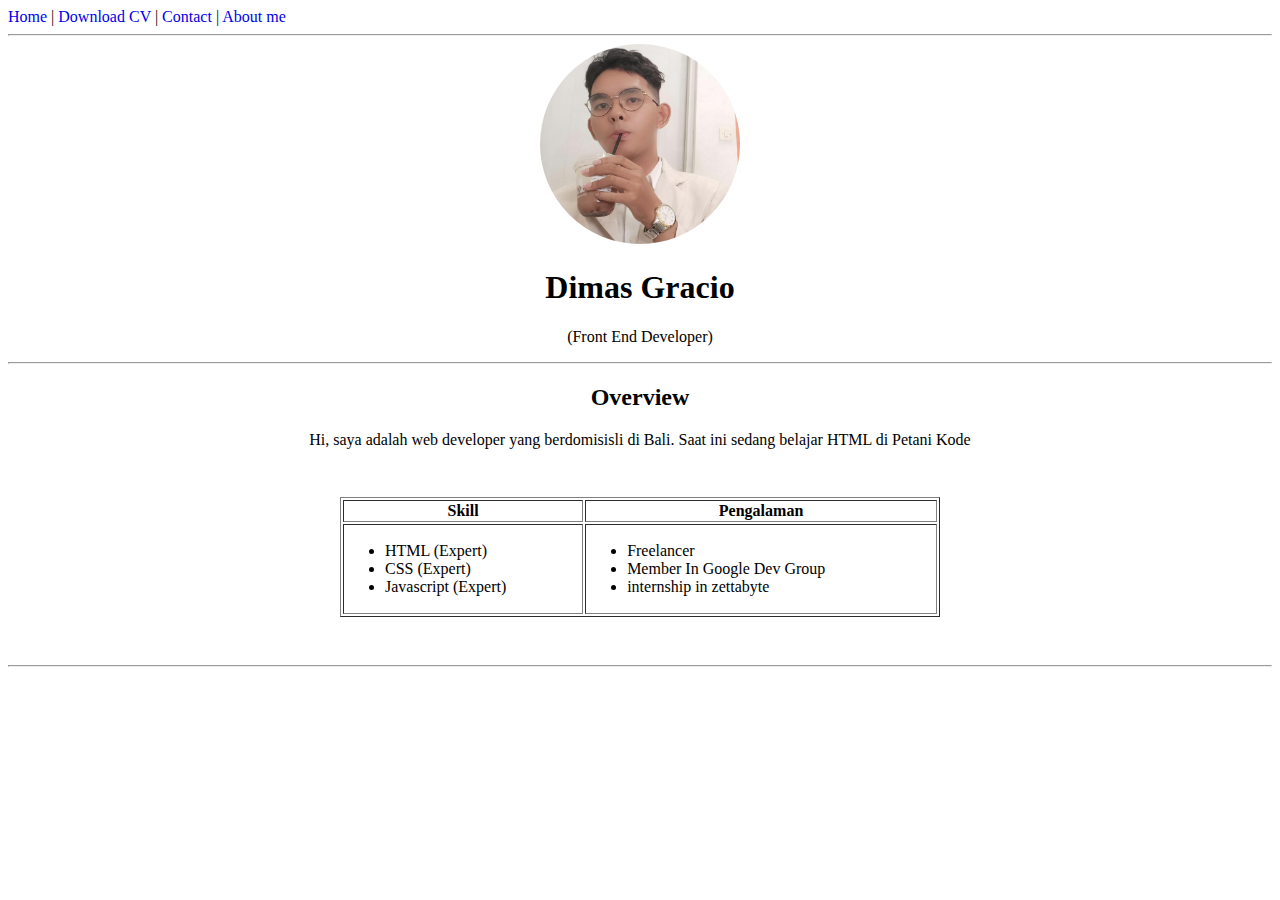
<file: studiKasus5/index.html>
<!DOCTYPE html>
<html lang="en">
  <head>
    <meta charset="UTF-8" />
    <meta name="viewport" content="width=device-width, initial-scale=1.0" />
    <title>Personal Website</title>
    <link rel="stylesheet" href="index.css" />
  </head>

  <body>
    <nav>
      <a href="index.html">Home</a> | <a href="cvDownload.html">Download CV</a> | <a href="contact.html">Contact</a> |
      <a href="aboutMe.html">About me</a>
    </nav>

    <hr />

    <header style="text-align: center">
      <img src="../Asset image/WhatsApp Image 2024-03-28 at 9.05.50 AM.jpeg" width="200" height="200" style="border-radius: 50%" />
      <h1>Dimas Gracio</h1>
      <p>(Front End Developer)</p>
    </header>

    <hr />

    <article style="text-align: center">
      <h2>Overview</h2>
      <p>Hi, saya adalah web developer yang berdomisisli di Bali. Saat ini sedang belajar HTML di Petani Kode</p>
    </article>

    <div style="max-width: 600px; margin: 3em auto">
      <table border="1" width="100%">
        <thead>
          <tr>
            <th>Skill</th>
            <th>Pengalaman</th>
          </tr>
        </thead>
        <tbody>
          <tr>
            <td>
              <ul>
                <li>HTML (Expert)</li>
                <li>CSS (Expert)</li>
                <li>Javascript (Expert)</li>
              </ul>
            </td>
            <td>
              <ul>
                <li>Freelancer</li>
                <li>Member In Google Dev Group</li>
                <li>internship in zettabyte</li>
              </ul>
            </td>
          </tr>
        </tbody>
      </table>
    </div>

    <hr />
    <footer style="text-align: center"></footer>
  </body>
</html>
</file>
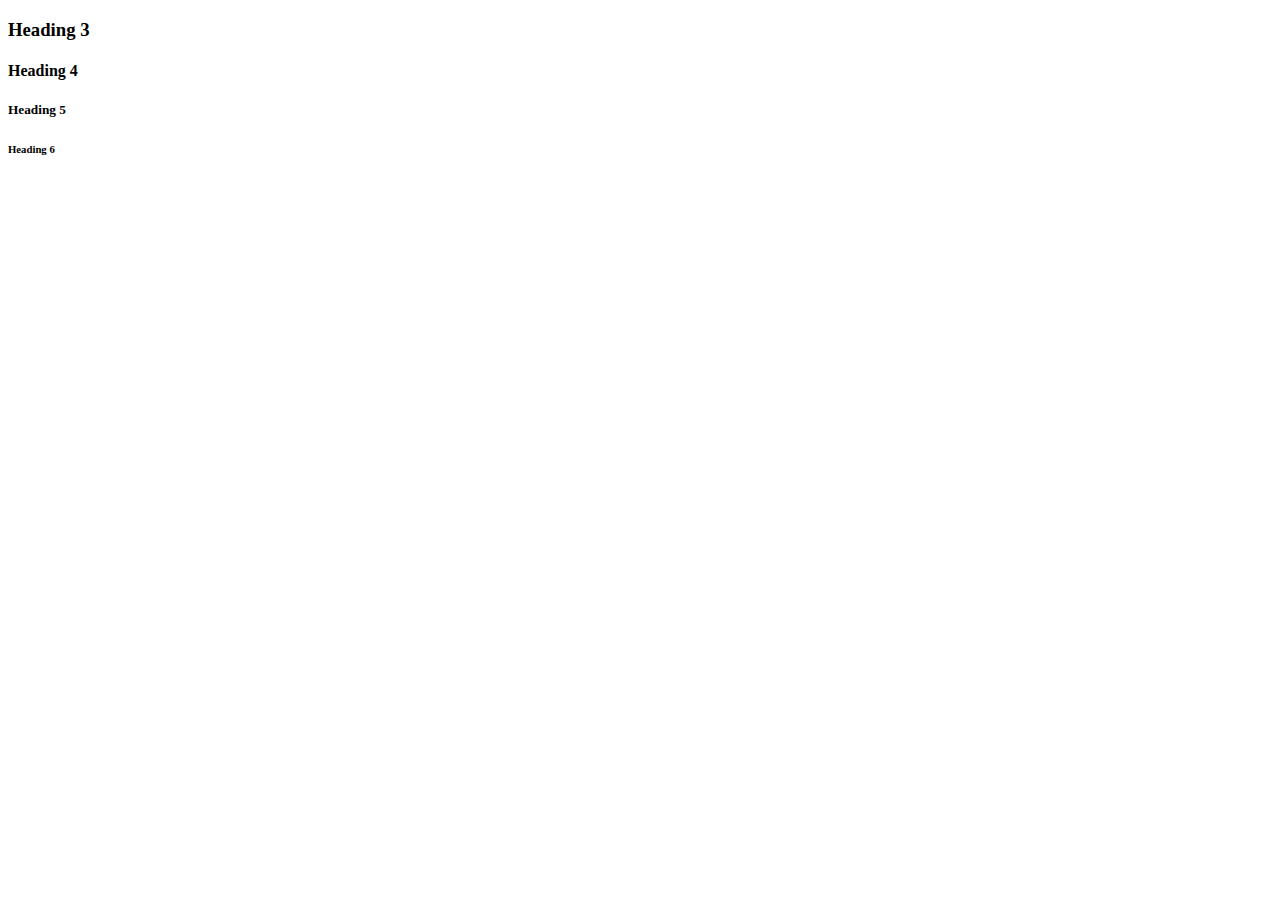
<file: pertemuan1.html>
<!DOCTYPE html>
<html lang="en">
  <head>
    <meta charset="UTF-8" />
    <meta name="viewport" content="width=device-width, initial-scale=1.0" />
    <title>Document</title>
  </head>
  <body>
    <h3>Heading 3</h3>
    <h4>Heading 4</h4>
    <h5>Heading 5</h5>
    <h6>Heading 6</h6>
  </body>
</html>
</file>
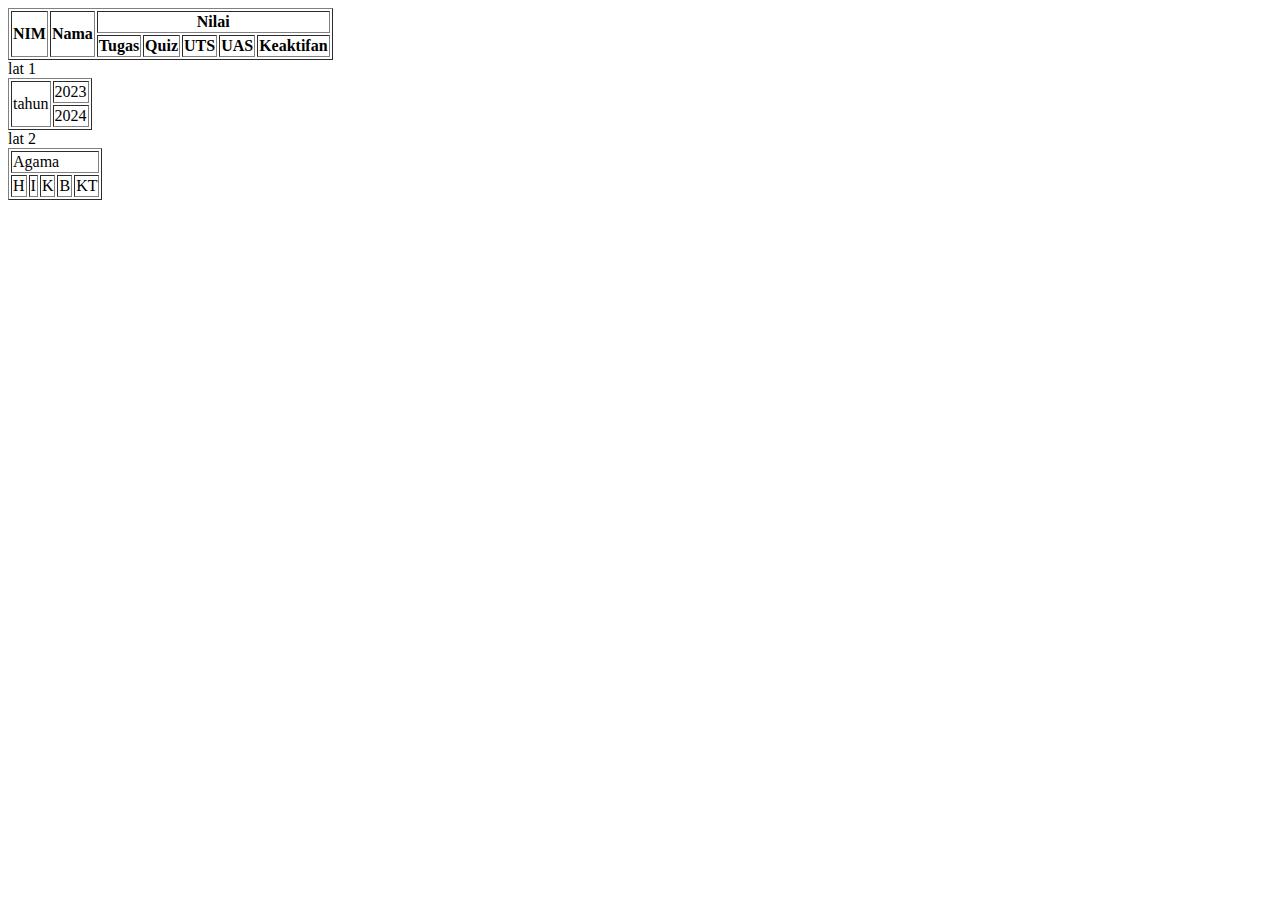
<file: StudiKasus3/pertemuan3.html>
<!DOCTYPE html>
<html lang="en">
  <head>
    <meta charset="UTF-8" />
    <meta name="viewport" content="width=device-width, initial-scale=1.0" />
    <title>Document</title>
  </head>
  <body>
    <table border="1">
      <tr>
        <th rowspan="2">NIM</th>
        <th rowspan="2">Nama</th>
        <th colspan="5">Nilai</th>
      </tr>
      <tr>
        <th>Tugas</th>
        <th>Quiz</th>
        <th>UTS</th>
        <th>UAS</th>
        <th>Keaktifan</th>
      </tr>
    </table>

    lat 1
    <table border="1">
      <tr>
        <td rowspan="2">tahun</td>
        <td>2023</td>
      </tr>
      <tr>
        <td>2024</td>
      </tr>
    </table>

    lat 2
    <table border="1">
      <tr>
        <td colspan="5">Agama</td>
      </tr>
      <td>H</td>
      <td>I</td>
      <td>K</td>
      <td>B</td>
      <td>KT</td>
    </table>
  </body>
</html>
</file>
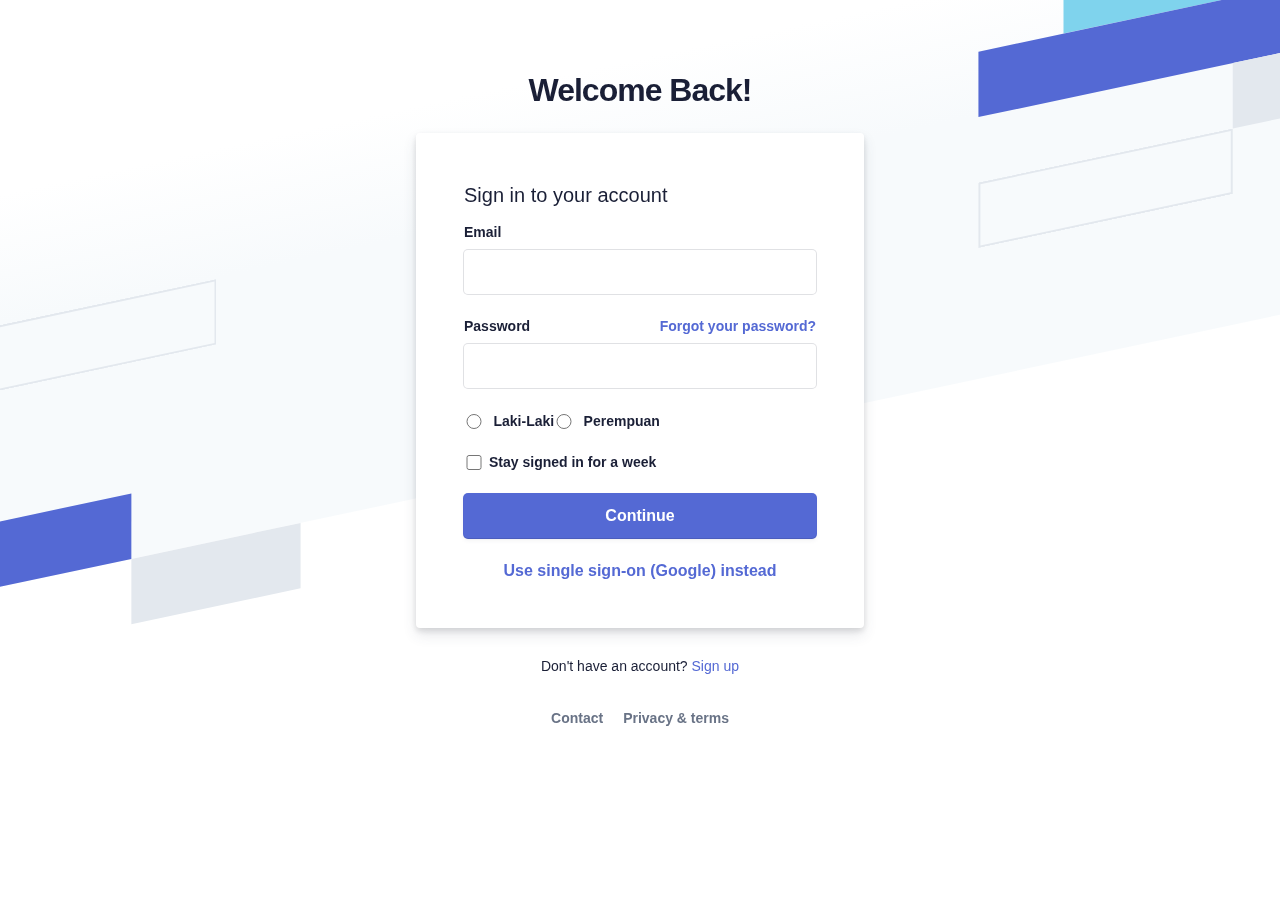
<file: StudiKasus4/form.html>
<html>
  <head>
    <meta charset="utf-8" />
    <title>Form</title>
    <link rel="stylesheet" type="text/css" href="formcss.css" />
  </head>

  <body>
    <div class="login-root">
      <div class="box-root flex-flex flex-direction--column" style="min-height: 100vh; flex-grow: 1">
        <div class="loginbackground box-background--white padding-top--64">
          <div class="loginbackground-gridContainer">
            <div class="box-root flex-flex" style="grid-area: top / start / 8 / end">
              <div class="box-root" style="background-image: linear-gradient(white 0%, rgb(247, 250, 252) 33%); flex-grow: 1"></div>
            </div>
            <div class="box-root flex-flex" style="grid-area: 4 / 2 / auto / 5">
              <div class="box-root box-divider--light-all-2 animationLeftRight tans3s" style="flex-grow: 1"></div>
            </div>
            <div class="box-root flex-flex" style="grid-area: 6 / start / auto / 2">
              <div class="box-root box-background--blue800" style="flex-grow: 1"></div>
            </div>
            <div class="box-root flex-flex" style="grid-area: 7 / start / auto / 4">
              <div class="box-root box-background--blue animationLeftRight" style="flex-grow: 1"></div>
            </div>
            <div class="box-root flex-flex" style="grid-area: 8 / 4 / auto / 6">
              <div class="box-root box-background--gray100 animationLeftRight tans3s" style="flex-grow: 1"></div>
            </div>
            <div class="box-root flex-flex" style="grid-area: 2 / 15 / auto / end">
              <div class="box-root box-background--cyan200 animationRightLeft tans4s" style="flex-grow: 1"></div>
            </div>
            <div class="box-root flex-flex" style="grid-area: 3 / 14 / auto / end">
              <div class="box-root box-background--blue animationRightLeft" style="flex-grow: 1"></div>
            </div>
            <div class="box-root flex-flex" style="grid-area: 4 / 17 / auto / 20">
              <div class="box-root box-background--gray100 animationRightLeft tans4s" style="flex-grow: 1"></div>
            </div>
            <div class="box-root flex-flex" style="grid-area: 5 / 14 / auto / 17">
              <div class="box-root box-divider--light-all-2 animationRightLeft tans3s" style="flex-grow: 1"></div>
            </div>
          </div>
        </div>
        <div class="box-root padding-top--24 flex-flex flex-direction--column" style="flex-grow: 1; z-index: 9">
          <div class="box-root padding-top--48 padding-bottom--24 flex-flex flex-justifyContent--center">
            <h1>Welcome Back!</h1>
          </div>
          <div class="formbg-outer">
            <div class="formbg">
              <div class="formbg-inner padding-horizontal--48">
                <span class="padding-bottom--15">Sign in to your account</span>
                <form id="stripe-login">
                  <div class="field padding-bottom--24">
                    <label for="email">Email</label>
                    <input type="email" name="email" />
                  </div>
                  <div class="field padding-bottom--24">
                    <div class="grid--50-50">
                      <label for="password">Password</label>
                      <div class="reset-pass">
                        <a href="#">Forgot your password?</a>
                      </div>
                    </div>
                    <input type="password" name="password" />
                  </div>
                  <div class="field field-checkbox padding-bottom--24 flex-flex align-center">
                    <input type="radio" id="html" name="fav_language" value="Laki" />
                      <label for="html">Laki-Laki</label><br />
                    <input type="radio" id="html" name="fav_language" value="HTML" />
                      <label for="html">Perempuan</label><br />
                  </div>
                  <div class="field field-checkbox padding-bottom--24 flex-flex align-center">
                    <label for="checkbox"> <input type="checkbox" name="checkbox" /> Stay signed in for a week </label>
                  </div>
                  <div class="field padding-bottom--24">
                    <input type="submit" name="submit" value="Continue" />
                  </div>
                  <div class="field">
                    <a class="ssolink" href="#">Use single sign-on (Google) instead</a>
                  </div>
                </form>
              </div>
            </div>
            <div class="footer-link padding-top--24">
              <span>Don't have an account? <a href="">Sign up</a></span>
              <div class="listing padding-top--24 padding-bottom--24 flex-flex center-center">
                <span><a href="#">Contact</a></span>
                <span><a href="#">Privacy & terms</a></span>
              </div>
            </div>
          </div>
        </div>
      </div>
    </div>
  </body>
</html>
</file>
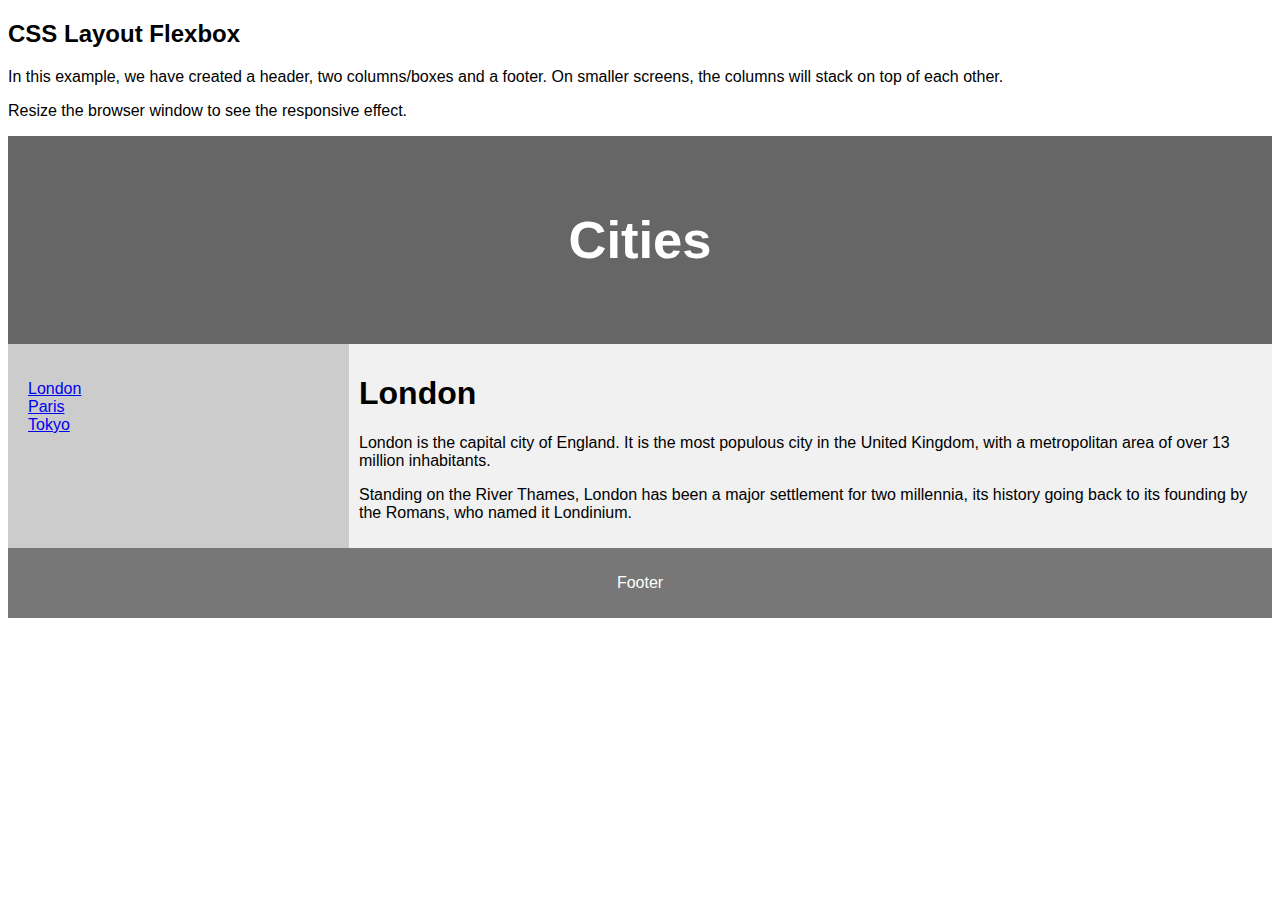
<file: StudiKasus4/pertemuan4.html>
<!DOCTYPE html>
<html lang="en">
  <head>
    <title>CSS Template</title>
    <meta charset="utf-8" />
    <meta name="viewport" content="width=device-width, initial-scale=1" />
    <style>
      * {
        box-sizing: border-box;
      }

      body {
        font-family: Arial, Helvetica, sans-serif;
      }

      /* Style the header */
      header {
        background-color: #666;
        padding: 30px;
        text-align: center;
        font-size: 35px;
        color: white;
      }

      /* Container for flexboxes */
      section {
        display: -webkit-flex;
        display: flex;
      }

      /* Style the navigation menu */
      nav {
        -webkit-flex: 1;
        -ms-flex: 1;
        flex: 1;
        background: #ccc;
        padding: 20px;
      }

      /* Style the list inside the menu */
      nav ul {
        list-style-type: none;
        padding: 0;
      }

      /* Style the content */
      article {
        -webkit-flex: 3;
        -ms-flex: 3;
        flex: 3;
        background-color: #f1f1f1;
        padding: 10px;
      }

      /* Style the footer */
      footer {
        background-color: #777;
        padding: 10px;
        text-align: center;
        color: white;
      }

      /* Responsive layout - makes the menu and the content (inside the section) sit on top of each other instead of next to each other */
      @media (max-width: 600px) {
        section {
          -webkit-flex-direction: column;
          flex-direction: column;
        }
      }
    </style>
  </head>
  <body>
    <h2>CSS Layout Flexbox</h2>
    <p>In this example, we have created a header, two columns/boxes and a footer. On smaller screens, the columns will stack on top of each other.</p>
    <p>Resize the browser window to see the responsive effect.</p>

    <header>
      <h2>Cities</h2>
    </header>

    <section>
      <nav>
        <ul>
          <li><a href="#">London</a></li>
          <li><a href="#">Paris</a></li>
          <li><a href="#">Tokyo</a></li>
        </ul>
      </nav>

      <article>
        <h1>London</h1>
        <p>London is the capital city of England. It is the most populous city in the United Kingdom, with a metropolitan area of over 13 million inhabitants.</p>
        <p>Standing on the River Thames, London has been a major settlement for two millennia, its history going back to its founding by the Romans, who named it Londinium.</p>
      </article>
    </section>

    <footer>
      <p>Footer</p>
    </footer>
  </body>
</html>
</file>
<file: studiKasus5/index.css>
nav > a {
  text-decoration: none;
}
</file>
<file: StudiKasus4/formcss.css>
* {
  padding: 0;
  margin: 0;
  color: #1a1f36;
  box-sizing: border-box;
  word-wrap: break-word;
  font-family: -apple-system, BlinkMacSystemFont, Segoe UI, Roboto, Helvetica Neue, Ubuntu, sans-serif;
}
body {
  min-height: 100%;
  background-color: #ffffff;
}
h1 {
  letter-spacing: -1px;
}
a {
  color: #5469d4;
  text-decoration: unset;
}
.login-root {
  background: #fff;
  display: flex;
  width: 100%;
  min-height: 100vh;
  overflow: hidden;
}
.loginbackground {
  min-height: 692px;
  position: fixed;
  bottom: 0;
  left: 0;
  right: 0;
  top: 0;
  z-index: 0;
  overflow: hidden;
}
.flex-flex {
  display: flex;
}
.align-center {
  align-items: center;
}
.center-center {
  align-items: center;
  justify-content: center;
}
.box-root {
  box-sizing: border-box;
}
.flex-direction--column {
  -ms-flex-direction: column;
  flex-direction: column;
}
.loginbackground-gridContainer {
  display: -ms-grid;
  display: grid;
  -ms-grid-columns: [start] 1fr [left-gutter] (86.6px) [16] [left-gutter] 1fr [end];
  grid-template-columns: [start] 1fr [left-gutter] repeat(16, 86.6px) [left-gutter] 1fr [end];
  -ms-grid-rows: [top] 1fr [top-gutter] (64px) [8] [bottom-gutter] 1fr [bottom];
  grid-template-rows: [top] 1fr [top-gutter] repeat(8, 64px) [bottom-gutter] 1fr [bottom];
  justify-content: center;
  margin: 0 -2%;
  transform: rotate(-12deg) skew(-12deg);
}
.box-divider--light-all-2 {
  box-shadow: inset 0 0 0 2px #e3e8ee;
}
.box-background--blue {
  background-color: #5469d4;
}
.box-background--white {
  background-color: #ffffff;
}
.box-background--blue800 {
  background-color: #212d63;
}
.box-background--gray100 {
  background-color: #e3e8ee;
}
.box-background--cyan200 {
  background-color: #7fd3ed;
}
.padding-top--64 {
  padding-top: 64px;
}
.padding-top--24 {
  padding-top: 24px;
}
.padding-top--48 {
  padding-top: 48px;
}
.padding-bottom--24 {
  padding-bottom: 24px;
}
.padding-horizontal--48 {
  padding: 48px;
}
.padding-bottom--15 {
  padding-bottom: 15px;
}

.flex-justifyContent--center {
  -ms-flex-pack: center;
  justify-content: center;
}

.formbg {
  margin: 0px auto;
  width: 100%;
  max-width: 448px;
  background: white;
  border-radius: 4px;
  box-shadow: rgba(60, 66, 87, 0.12) 0px 7px 14px 0px, rgba(0, 0, 0, 0.12) 0px 3px 6px 0px;
}
span {
  display: block;
  font-size: 20px;
  line-height: 28px;
  color: #1a1f36;
}
label {
  margin-bottom: 10px;
}
.reset-pass a,
label {
  font-size: 14px;
  font-weight: 600;
  display: block;
}
.reset-pass > a {
  text-align: right;
  margin-bottom: 10px;
}
.grid--50-50 {
  display: grid;
  grid-template-columns: 50% 50%;
  align-items: center;
}

.field input {
  font-size: 16px;
  line-height: 28px;
  padding: 8px 16px;
  width: 100%;
  min-height: 44px;
  border: unset;
  border-radius: 4px;
  outline-color: rgb(84 105 212 / 0.5);
  background-color: rgb(255, 255, 255);
  box-shadow: rgba(0, 0, 0, 0) 0px 0px 0px 0px, rgba(0, 0, 0, 0) 0px 0px 0px 0px, rgba(0, 0, 0, 0) 0px 0px 0px 0px, rgba(60, 66, 87, 0.16) 0px 0px 0px 1px, rgba(0, 0, 0, 0) 0px 0px 0px 0px, rgba(0, 0, 0, 0) 0px 0px 0px 0px,
    rgba(0, 0, 0, 0) 0px 0px 0px 0px;
}

input[type="submit"] {
  background-color: rgb(84, 105, 212);
  box-shadow: rgba(0, 0, 0, 0) 0px 0px 0px 0px, rgba(0, 0, 0, 0) 0px 0px 0px 0px, rgba(0, 0, 0, 0.12) 0px 1px 1px 0px, rgb(84, 105, 212) 0px 0px 0px 1px, rgba(0, 0, 0, 0) 0px 0px 0px 0px, rgba(0, 0, 0, 0) 0px 0px 0px 0px,
    rgba(60, 66, 87, 0.08) 0px 2px 5px 0px;
  color: #fff;
  font-weight: 600;
  cursor: pointer;
}
.field-checkbox input {
  width: 20px;
  height: 15px;
  margin-right: 5px;
  box-shadow: unset;
  min-height: unset;
}
.field-checkbox label {
  display: flex;
  align-items: center;
  margin: 0;
}
a.ssolink {
  display: block;
  text-align: center;
  font-weight: 600;
}
.footer-link span {
  font-size: 14px;
  text-align: center;
}
.listing a {
  color: #697386;
  font-weight: 600;
  margin: 0 10px;
}

.animationRightLeft {
  animation: animationRightLeft 2s ease-in-out infinite;
}
.animationLeftRight {
  animation: animationLeftRight 2s ease-in-out infinite;
}
.tans3s {
  animation: animationLeftRight 3s ease-in-out infinite;
}
.tans4s {
  animation: animationLeftRight 4s ease-in-out infinite;
}

@keyframes animationLeftRight {
  0% {
    transform: translateX(0px);
  }
  50% {
    transform: translateX(1000px);
  }
  100% {
    transform: translateX(0px);
  }
}

@keyframes animationRightLeft {
  0% {
    transform: translateX(0px);
  }
  50% {
    transform: translateX(-1000px);
  }
  100% {
    transform: translateX(0px);
  }
}
</file>
